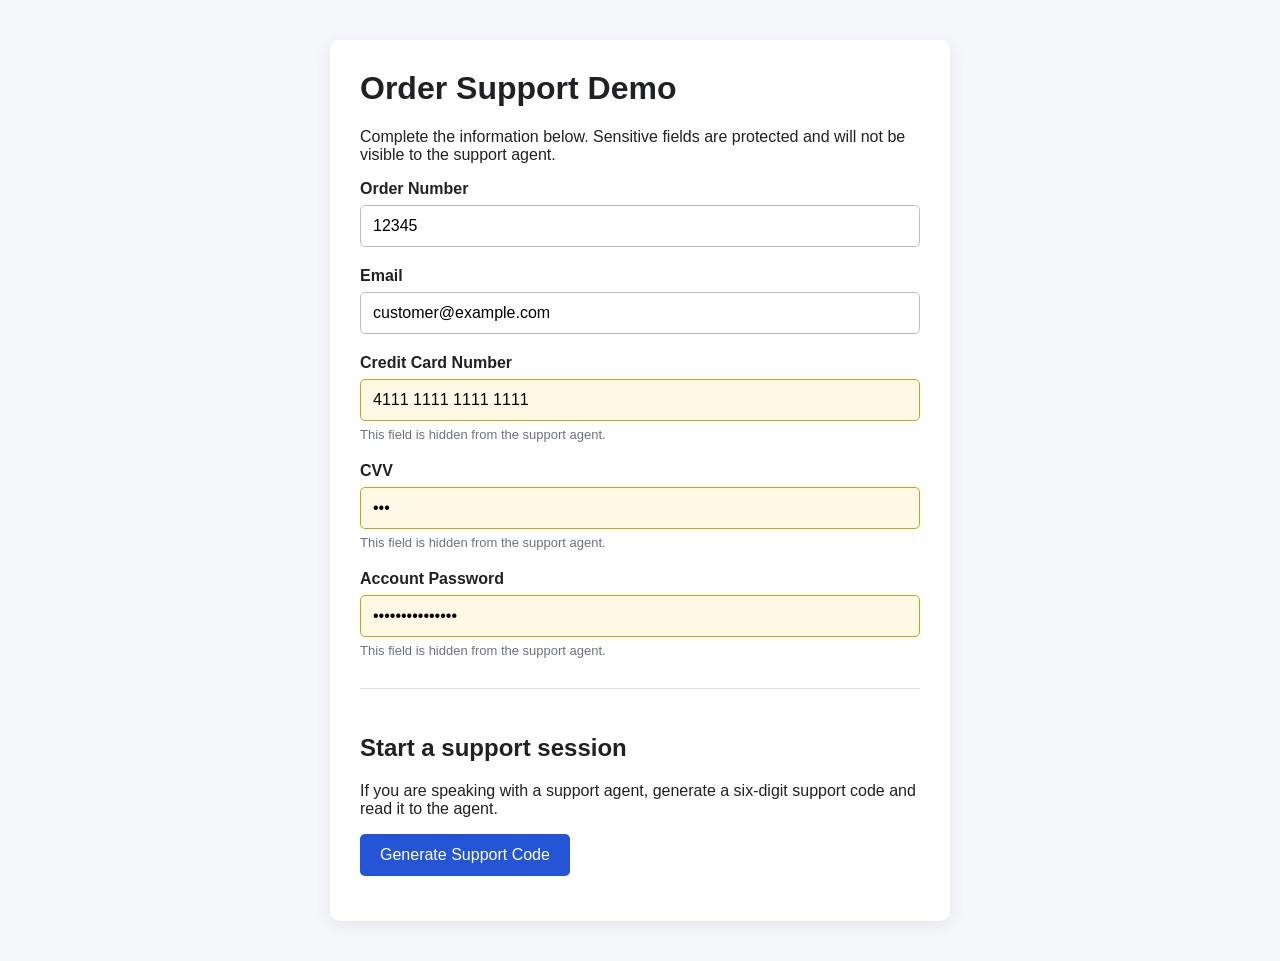
<file: a.html>
<!DOCTYPE html>
<html lang="en">
<head>
  <meta charset="UTF-8">

  <meta
    name="viewport"
    content="width=device-width, initial-scale=1.0"
  >

  <title>Cobrowse Order Support Demo</title>

  <!-- Cobrowse.io Web SDK -->
  <script>
    (function(w, t, c, p, s, e) {
      p = new Promise(function(resolve) {
        w[c] = {
          client: function() {
            if (!s) {
              s = document.createElement(t);
              s.src = "https://js.cobrowse.io/CobrowseIO.js";
              s.async = true;
              s.crossOrigin = "anonymous";

              e = document.getElementsByTagName(t)[0];
              e.parentNode.insertBefore(s, e);

              s.onload = function() {
                resolve(w[c]);
              };
            }

            return p;
          }
        };
      });
    })(window, "script", "CobrowseIO");

    /*
     * 1. 替换为自己的 Cobrowse.io License Key
     */
    CobrowseIO.license = "J02fS0oKSYMg7A";

    /*
     * 2. 配置需要遮挡的字段
     *
     * 所有包含 cobrowse-redacted class 的元素，
     * 在坐席侧都会被遮挡。
     *
     * 必须在 CobrowseIO.start() 之前配置。
     */
    CobrowseIO.redactedViews = [
      ".cobrowse-redacted"
    ];

    /*
     * 3. 加载并启动 Cobrowse SDK
     */
    CobrowseIO.client()
      .then(function() {
        return CobrowseIO.start();
      })
      .then(function() {
        console.log("Cobrowse.io SDK started successfully");
      })
      .catch(function(error) {
        console.error("Failed to start Cobrowse.io SDK", error);
      });
  </script>

  <style>
    * {
      box-sizing: border-box;
    }

    body {
      font-family: Arial, sans-serif;
      background: #f5f7fa;
      margin: 0;
      padding: 40px 20px;
      color: #202124;
    }

    .container {
      max-width: 620px;
      margin: 0 auto;
      padding: 30px;
      background: white;
      border-radius: 10px;
      box-shadow: 0 4px 18px rgba(0, 0, 0, 0.08);
    }

    h1 {
      margin-top: 0;
    }

    .form-field {
      margin-bottom: 20px;
    }

    label {
      display: block;
      margin-bottom: 7px;
      font-weight: bold;
    }

    input {
      width: 100%;
      padding: 11px 12px;
      border: 1px solid #b8bec9;
      border-radius: 5px;
      font-size: 16px;
    }

    input:focus {
      border-color: #2455d6;
      outline: 2px solid rgba(36, 85, 214, 0.15);
    }

    /*
     * 这个样式只用于提醒客户该字段受保护。
     * 它不负责真正的 redaction。
     */
    .cobrowse-redacted {
      background-color: #fff9e6;
      border-color: #d99e00;
    }

    .privacy-message {
      margin-top: 6px;
      color: #6b7280;
      font-size: 13px;
    }

    button {
      padding: 12px 20px;
      background: #2455d6;
      color: white;
      border: 0;
      border-radius: 5px;
      cursor: pointer;
      font-size: 16px;
    }

    button:hover {
      background: #1943b3;
    }

    button:disabled {
      background: #999;
      cursor: wait;
    }

    #support-code {
      display: none;
      margin-top: 24px;
      padding: 20px;
      background: #eef3ff;
      border: 2px solid #2455d6;
      border-radius: 6px;
      font-size: 32px;
      font-weight: bold;
      letter-spacing: 8px;
      text-align: center;
    }

    #status {
      margin-top: 15px;
      color: #555;
    }

    .support-section {
      margin-top: 30px;
      padding-top: 25px;
      border-top: 1px solid #ddd;
    }
  </style>
</head>

<body>

  <main class="container">

    <h1>Order Support Demo</h1>

    <p>
      Complete the information below. Sensitive fields are protected
      and will not be visible to the support agent.
    </p>

    <!-- 坐席可以看到 -->
    <div class="form-field">
      <label for="order-number">Order Number</label>

      <input
        id="order-number"
        name="order-number"
        type="text"
        value="12345"
      >
    </div>

    <!-- 坐席可以看到 -->
    <div class="form-field">
      <label for="email">Email</label>

      <input
        id="email"
        name="email"
        type="email"
        value="customer@example.com"
      >
    </div>

    <!-- 坐席看不到 -->
    <div class="form-field">
      <label for="card-number">Credit Card Number</label>

      <input
        id="card-number"
        name="card-number"
        type="text"
        class="cobrowse-redacted"
        value="4111 1111 1111 1111"
        autocomplete="off"
      >

      <div class="privacy-message">
        This field is hidden from the support agent.
      </div>
    </div>

    <!-- 坐席看不到 -->
    <div class="form-field">
      <label for="cvv">CVV</label>

      <input
        id="cvv"
        name="cvv"
        type="password"
        class="cobrowse-redacted"
        value="123"
        autocomplete="off"
      >

      <div class="privacy-message">
        This field is hidden from the support agent.
      </div>
    </div>

    <!-- 坐席看不到 -->
    <div class="form-field">
      <label for="password">Account Password</label>

      <input
        id="password"
        name="password"
        type="password"
        class="cobrowse-redacted"
        value="DemoPassword123"
        autocomplete="off"
      >

      <div class="privacy-message">
        This field is hidden from the support agent.
      </div>
    </div>

    <section class="support-section">

      <h2>Start a support session</h2>

      <p>
        If you are speaking with a support agent, generate a six-digit
        support code and read it to the agent.
      </p>

      <button id="generate-code" type="button">
        Generate Support Code
      </button>

      <div id="support-code"></div>

      <div id="status"></div>

    </section>

  </main>

  <script>
    const generateButton =
      document.getElementById("generate-code");

    const codeContainer =
      document.getElementById("support-code");

    const statusContainer =
      document.getElementById("status");

    generateButton.addEventListener("click", function() {
      generateButton.disabled = true;

      statusContainer.textContent =
        "Generating support code...";

      codeContainer.style.display = "none";

      /*
       * 生成6位 Cobrowse 支持码
       */
      CobrowseIO.client()
        .then(function() {
          return CobrowseIO.createSessionCode();
        })
        .then(function(code) {
          codeContainer.textContent = code;
          codeContainer.style.display = "block";

          statusContainer.textContent =
            "Please read this code to your support agent.";

          generateButton.disabled = false;
        })
        .catch(function(error) {
          console.error(
            "Unable to generate support code",
            error
          );

          statusContainer.textContent =
            "Unable to generate a support code. Please try again.";

          generateButton.disabled = false;
        });
    });
  </script>

</body>
</html>
</file>
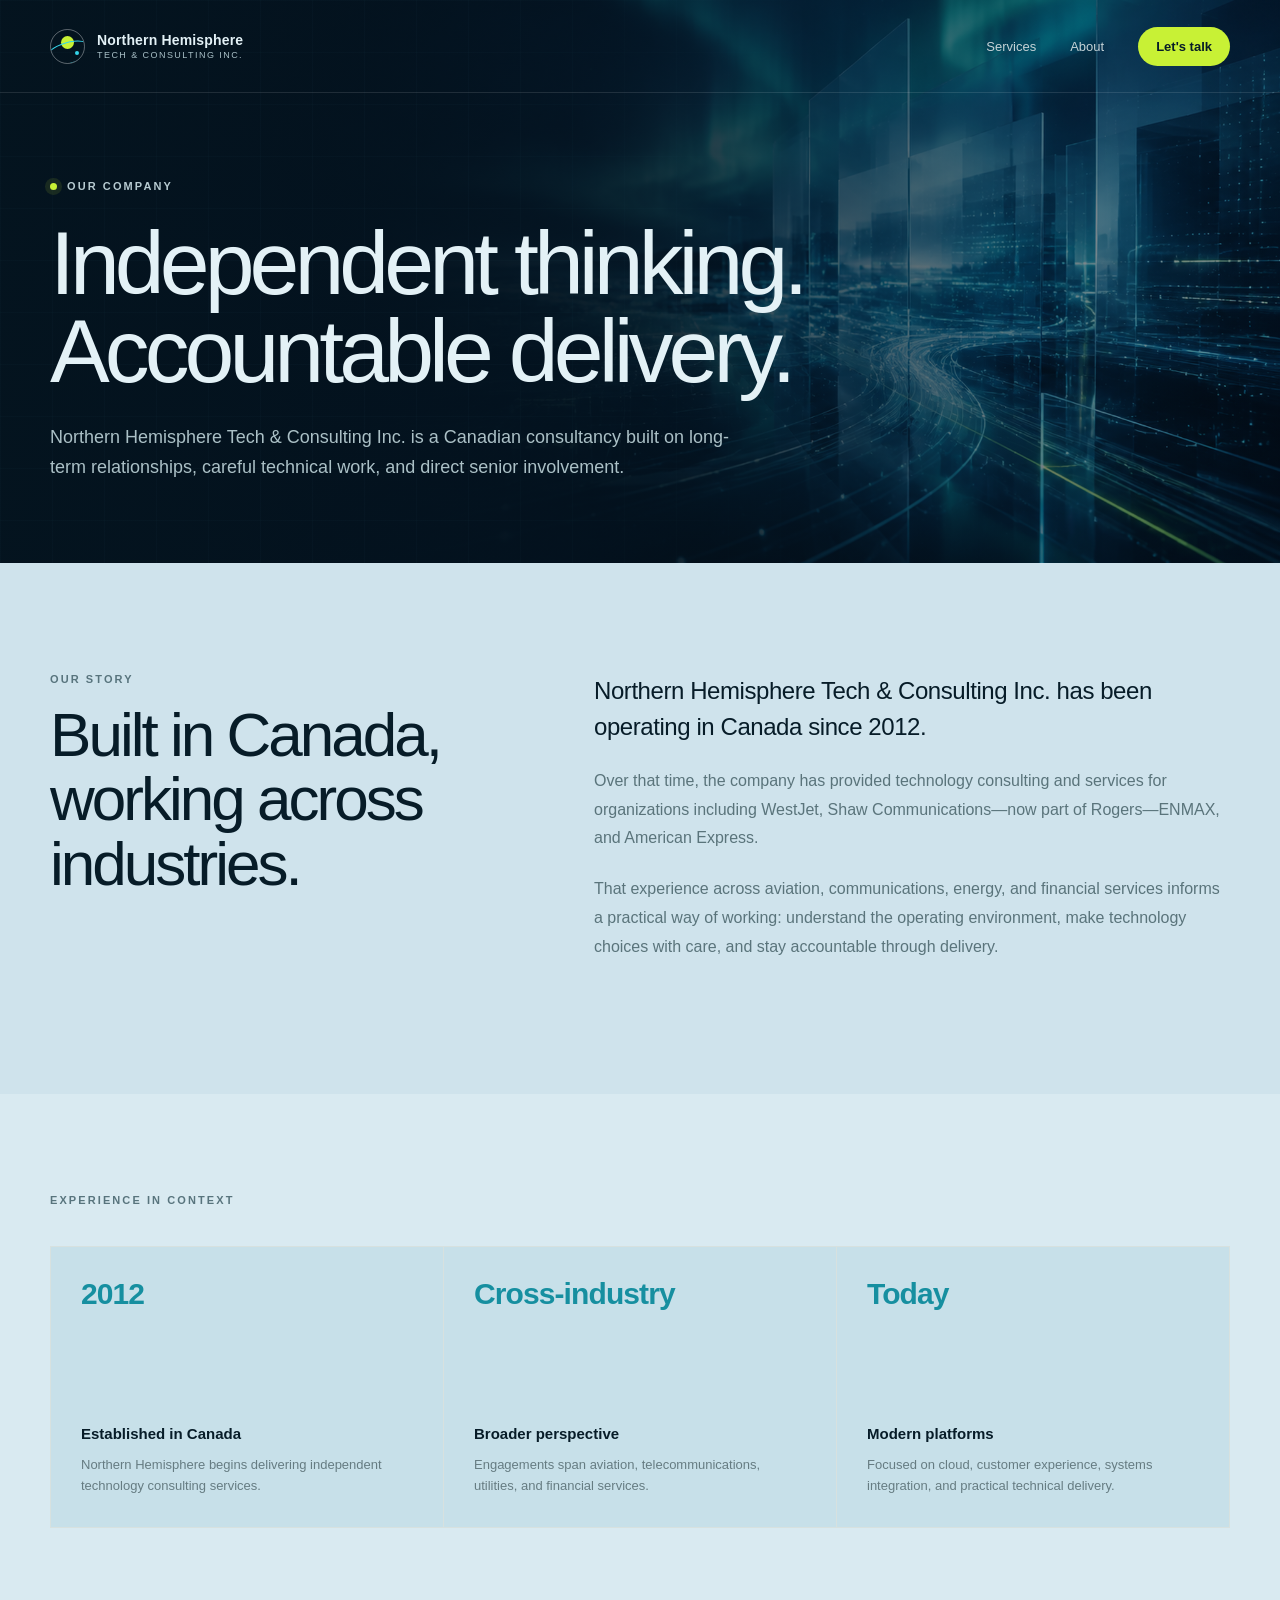
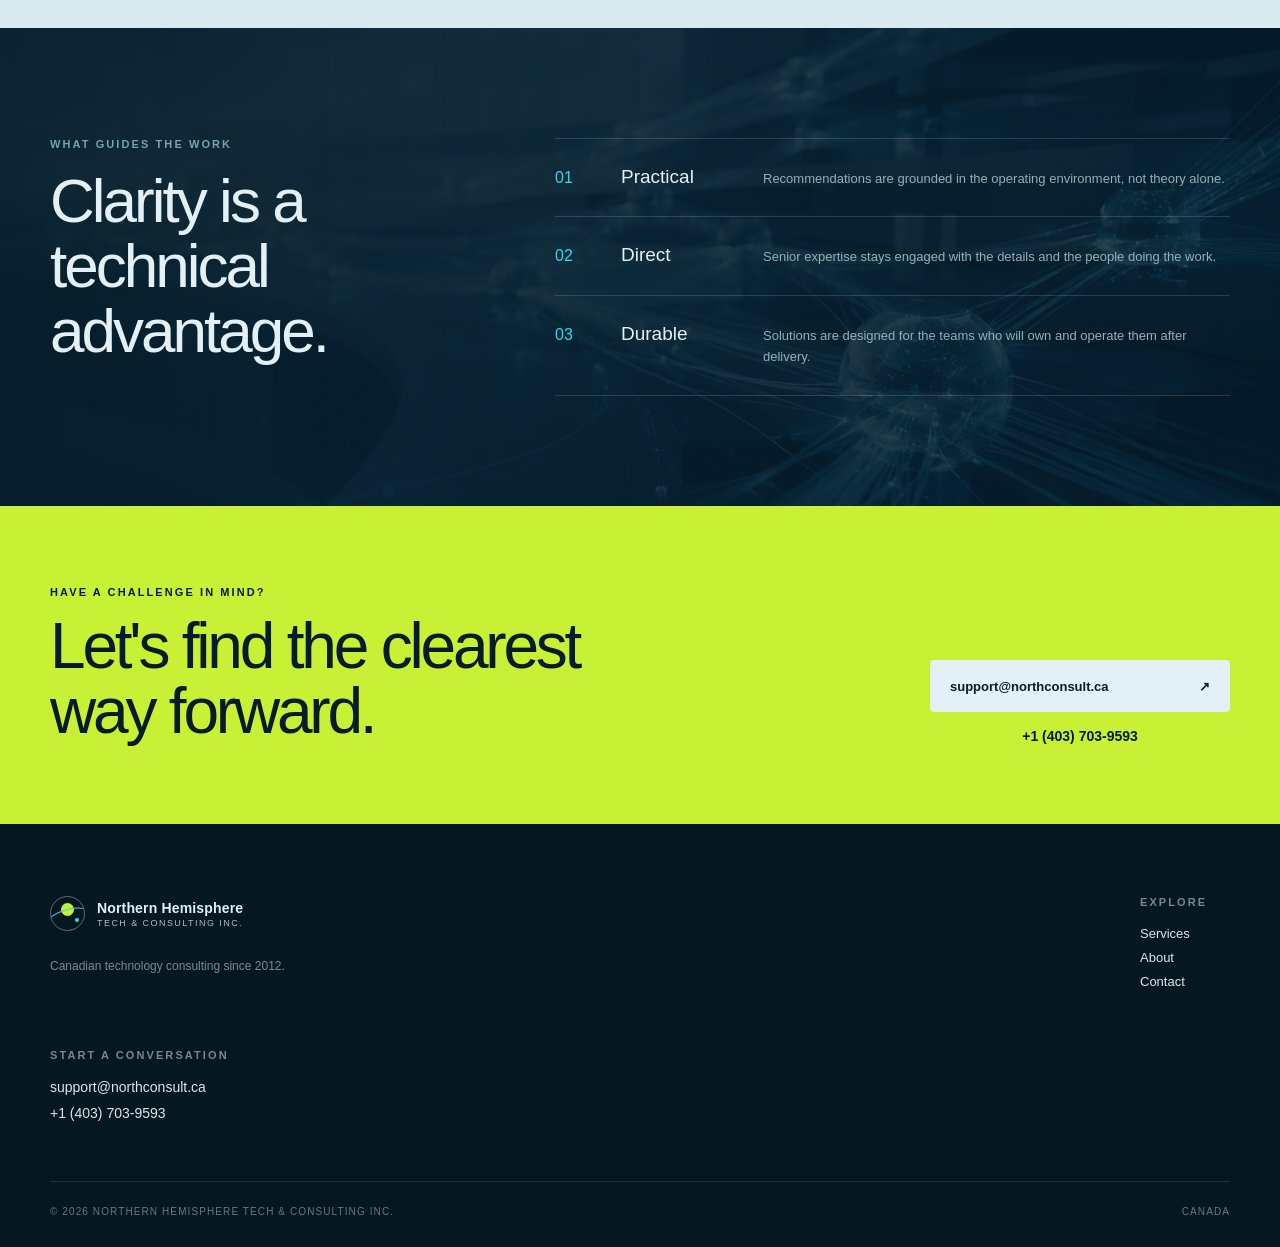
<file: about.html>
<!doctype html>
<html lang="en-CA"><head><meta charset="utf-8"><meta name="viewport" content="width=device-width, initial-scale=1"><meta name="description" content="Learn about Northern Hemisphere Tech &amp; Consulting Inc., a Canadian technology consulting company established in 2012."><meta name="robots" content="index, follow"><link rel="canonical" href="https://northconsult.ca/about.html"><title>About | Northern Hemisphere Tech Consulting</title><link rel="stylesheet" href="styles.css"></head><body>
<main><header class="site-header"><div class="shell header-inner"><a class="brand" href="index.html"><span class="brand-mark" aria-hidden="true"><span class="brand-orbit"></span><span class="brand-dot"></span></span><span class="brand-copy"><strong>Northern Hemisphere</strong><span>Tech &amp; Consulting Inc.</span></span></a><nav class="nav"><a href="services.html">Services</a><a href="about.html">About</a><a class="nav-cta" href="contact.html">Let&apos;s talk</a></nav></div></header>
<section class="page-hero"><div class="grid-field" aria-hidden="true"></div><div class="shell page-hero-inner"><p class="eyebrow"><span class="status-dot"></span> Our company</p><h1>Independent thinking. Accountable delivery.</h1><p>Northern Hemisphere Tech &amp; Consulting Inc. is a Canadian consultancy built on long-term relationships, careful technical work, and direct senior involvement.</p></div></section>
<section class="subpage-section story-section"><div class="shell story-grid"><div><p class="eyebrow">Our story</p><h2>Built in Canada,<br>working across industries.</h2></div><div class="story-copy"><p class="story-lede">Northern Hemisphere Tech &amp; Consulting Inc. has been operating in Canada since 2012.</p><p>Over that time, the company has provided technology consulting and services for organizations including WestJet, Shaw Communications—now part of Rogers—ENMAX, and American Express.</p><p>That experience across aviation, communications, energy, and financial services informs a practical way of working: understand the operating environment, make technology choices with care, and stay accountable through delivery.</p></div></div></section>
<section class="timeline-section"><div class="shell"><p class="eyebrow">Experience in context</p><div class="timeline"><article><strong>2012</strong><span>Established in Canada</span><p>Northern Hemisphere begins delivering independent technology consulting services.</p></article><article><strong>Cross-industry</strong><span>Broader perspective</span><p>Engagements span aviation, telecommunications, utilities, and financial services.</p></article><article><strong>Today</strong><span>Modern platforms</span><p>Focused on cloud, customer experience, systems integration, and practical technical delivery.</p></article></div></div></section>
<section class="values-section"><div class="shell values-grid"><div><p class="eyebrow">What guides the work</p><h2>Clarity is a technical advantage.</h2></div><div class="value-cards"><article><span>01</span><h3>Practical</h3><p>Recommendations are grounded in the operating environment, not theory alone.</p></article><article><span>02</span><h3>Direct</h3><p>Senior expertise stays engaged with the details and the people doing the work.</p></article><article><span>03</span><h3>Durable</h3><p>Solutions are designed for the teams who will own and operate them after delivery.</p></article></div></div></section>
<section class="contact-band"><div class="shell contact-inner"><div><p class="eyebrow">Have a challenge in mind?</p><h2>Let&apos;s find the clearest<br>way forward.</h2></div><div class="contact-actions"><a class="button button-light" href="mailto:support@northconsult.ca?subject=Consulting%20inquiry">support@northconsult.ca <span>↗</span></a><a class="phone-link" href="tel:+14037039593">+1 (403) 703-9593</a></div></div></section></main>
<footer class="footer" data-simple-footer></footer><script src="site.js"></script></body></html>
</file>
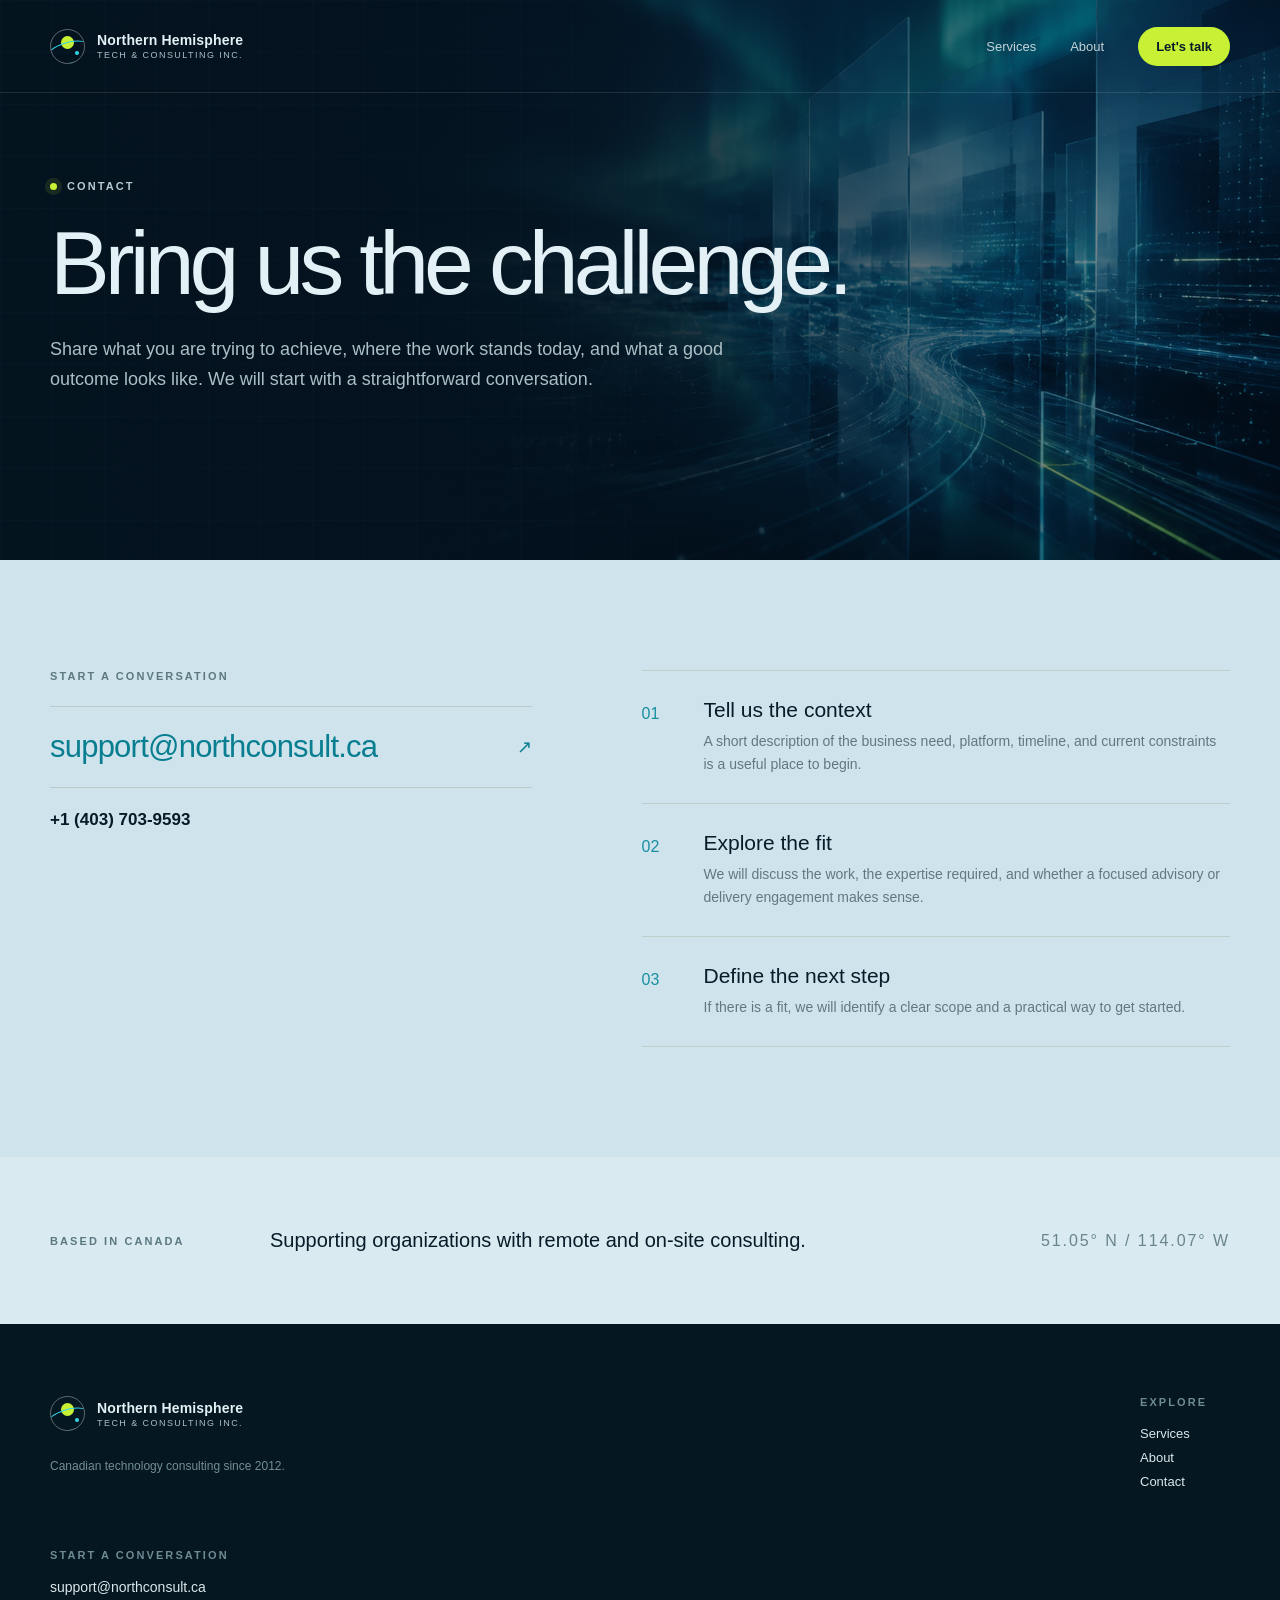
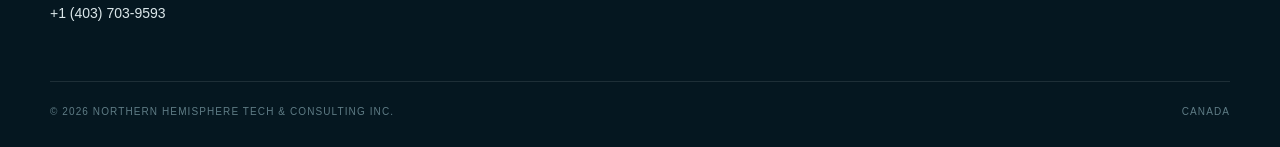
<file: contact.html>
<!doctype html>
<html lang="en-CA"><head><meta charset="utf-8"><meta name="viewport" content="width=device-width, initial-scale=1"><meta name="description" content="Contact Northern Hemisphere Tech &amp; Consulting Inc. in Calgary about your technology initiative."><meta name="robots" content="index, follow"><link rel="canonical" href="https://northconsult.ca/contact.html"><title>Contact | Northern Hemisphere Tech Consulting</title><link rel="stylesheet" href="styles.css"></head><body>
<main><header class="site-header"><div class="shell header-inner"><a class="brand" href="index.html"><span class="brand-mark" aria-hidden="true"><span class="brand-orbit"></span><span class="brand-dot"></span></span><span class="brand-copy"><strong>Northern Hemisphere</strong><span>Tech &amp; Consulting Inc.</span></span></a><nav class="nav"><a href="services.html">Services</a><a href="about.html">About</a><a class="nav-cta" href="contact.html">Let&apos;s talk</a></nav></div></header>
<section class="page-hero"><div class="grid-field" aria-hidden="true"></div><div class="shell page-hero-inner"><p class="eyebrow"><span class="status-dot"></span> Contact</p><h1>Bring us the challenge.</h1><p>Share what you are trying to achieve, where the work stands today, and what a good outcome looks like. We will start with a straightforward conversation.</p></div></section>
<section class="contact-page-section"><div class="shell contact-page-grid"><div class="contact-primary"><p class="eyebrow">Start a conversation</p><a class="contact-email" href="mailto:support@northconsult.ca?subject=Consulting%20inquiry">support@northconsult.ca <span>↗</span></a><a class="contact-phone" href="tel:+14037039593">+1 (403) 703-9593</a></div><div class="contact-details"><article><span>01</span><div><h2>Tell us the context</h2><p>A short description of the business need, platform, timeline, and current constraints is a useful place to begin.</p></div></article><article><span>02</span><div><h2>Explore the fit</h2><p>We will discuss the work, the expertise required, and whether a focused advisory or delivery engagement makes sense.</p></div></article><article><span>03</span><div><h2>Define the next step</h2><p>If there is a fit, we will identify a clear scope and a practical way to get started.</p></div></article></div></div></section>
<section class="contact-location"><div class="shell location-inner"><p class="eyebrow">Based in Canada</p><p>Supporting organizations with remote and on-site consulting.</p><span>51.05° N / 114.07° W</span></div></section></main>
<footer class="footer" data-simple-footer></footer><script src="site.js"></script></body></html>
</file>
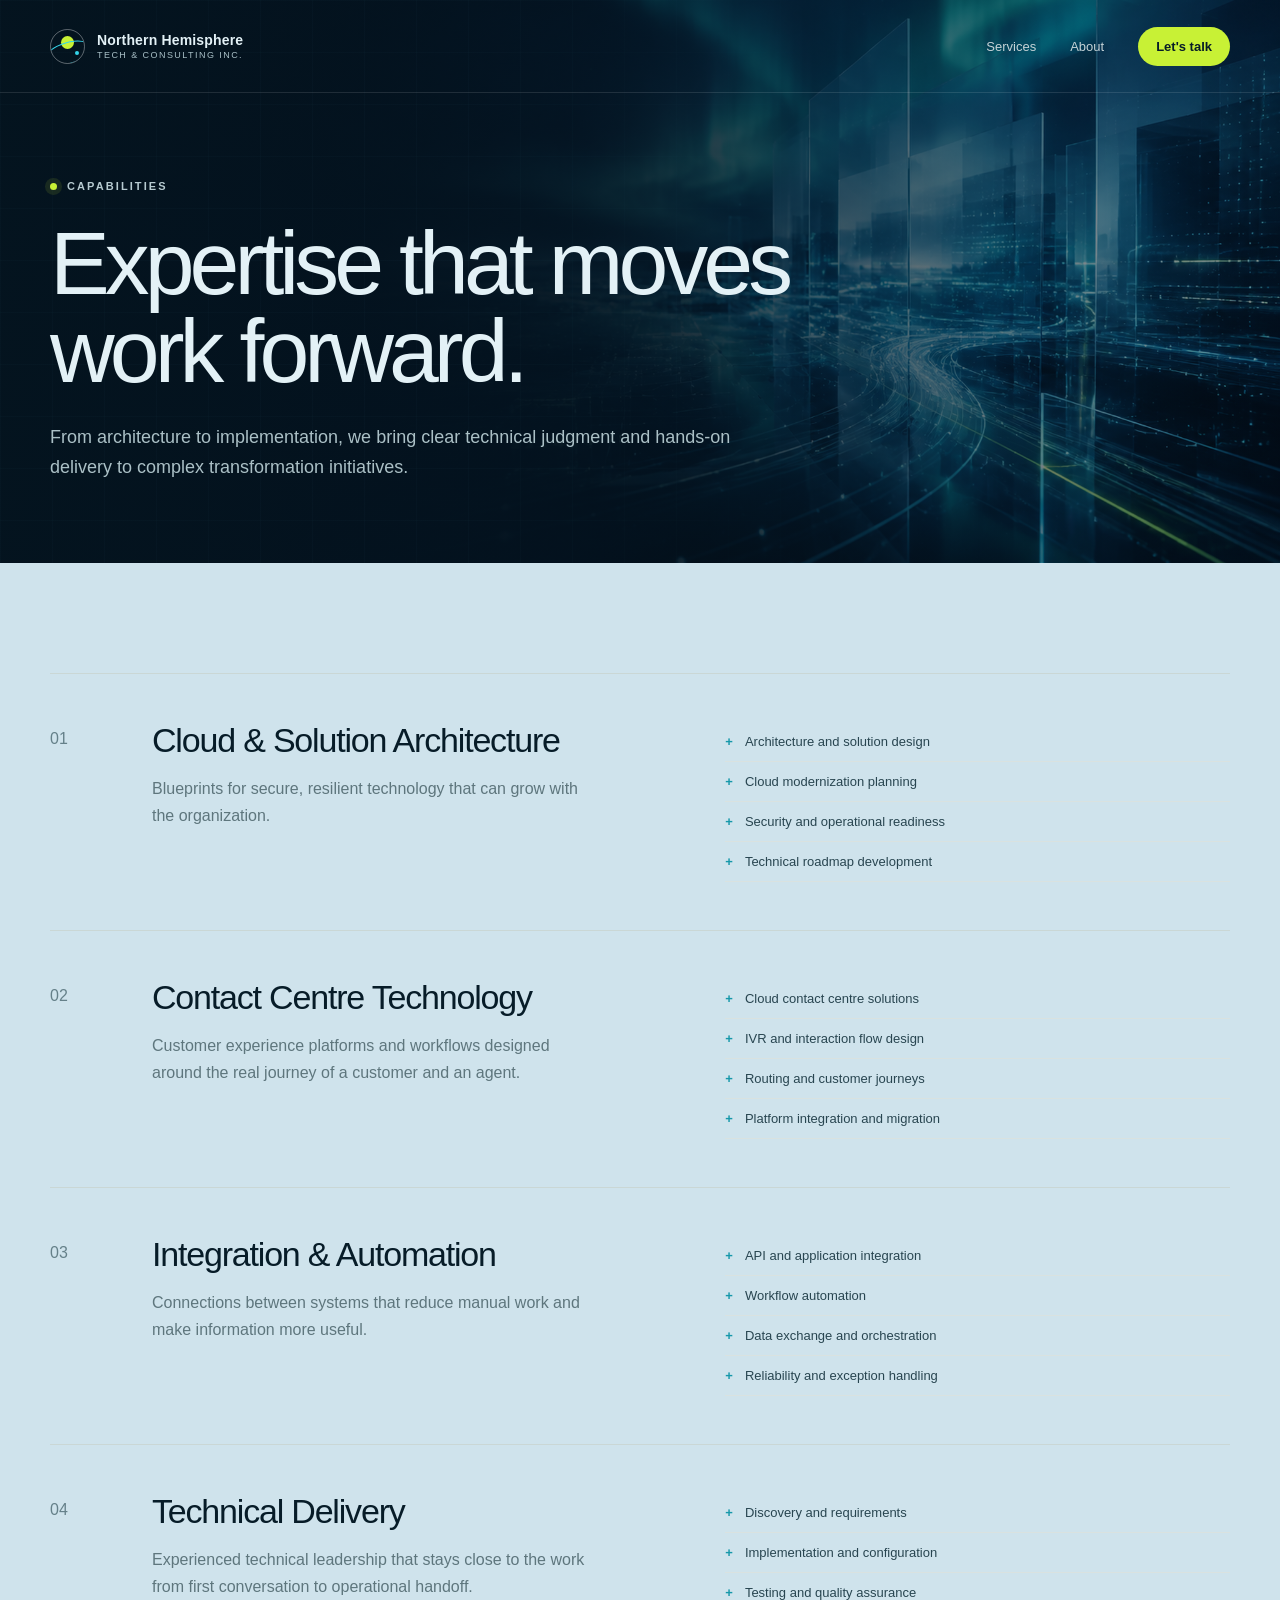
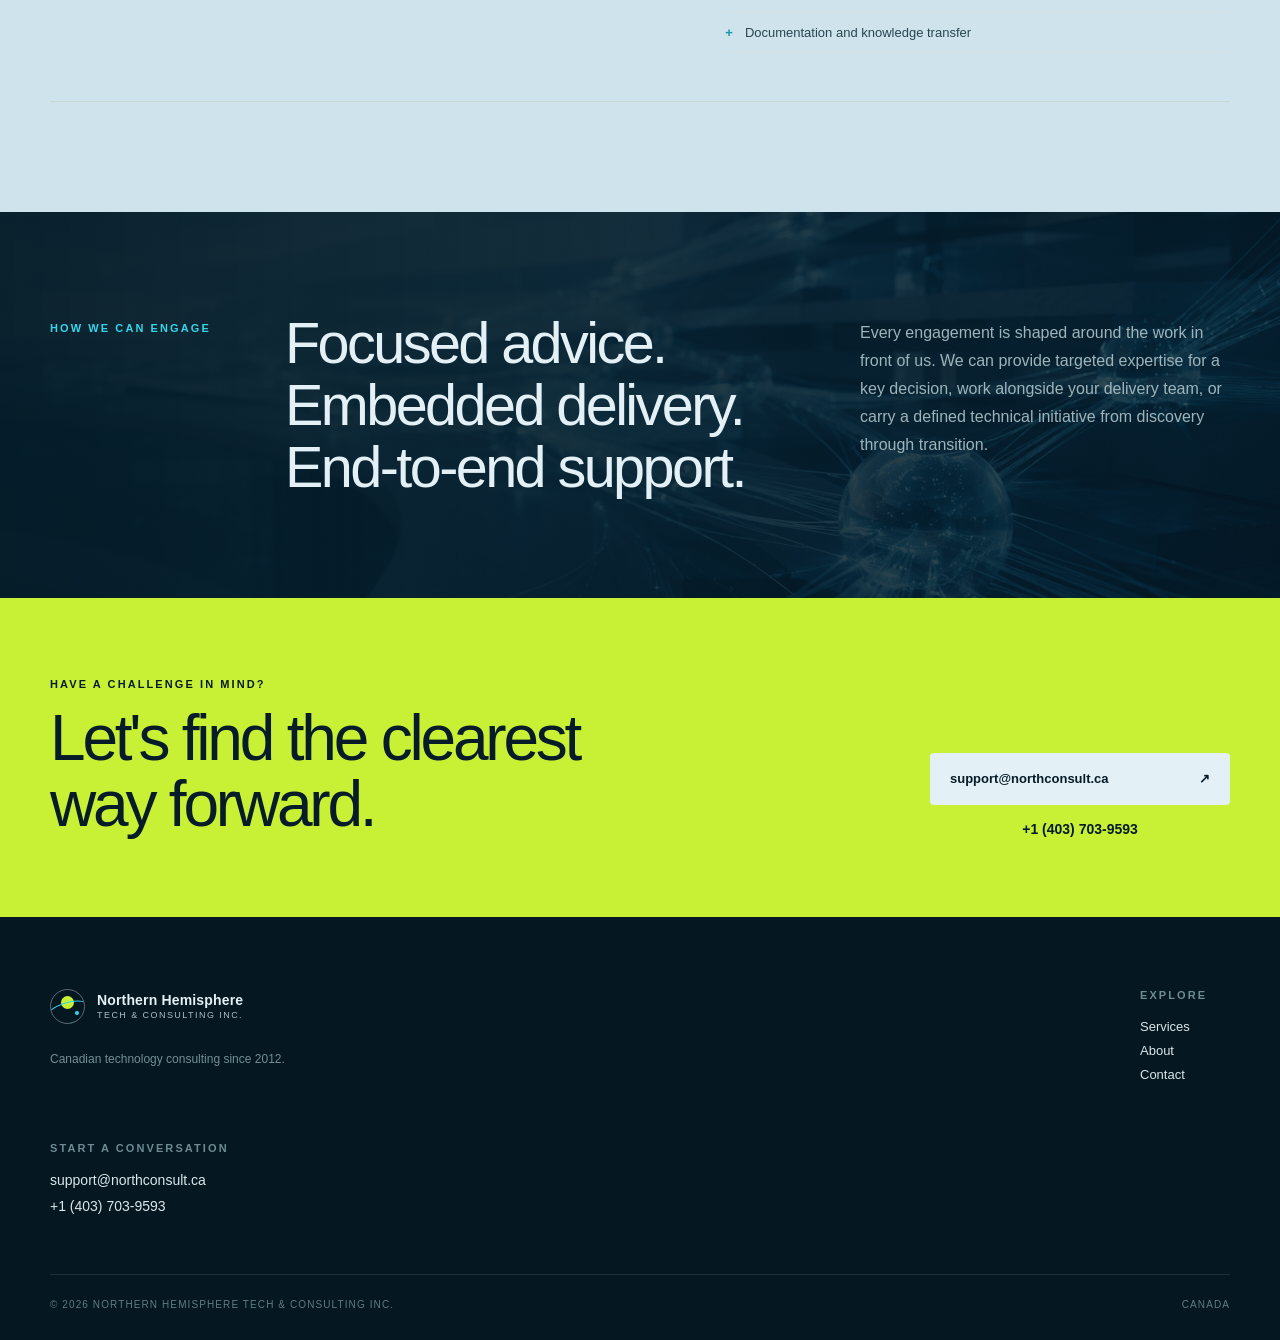
<file: services.html>
<!doctype html>
<html lang="en-CA"><head><meta charset="utf-8"><meta name="viewport" content="width=device-width, initial-scale=1"><meta name="description" content="Cloud, contact centre, integration, automation, and technical delivery consulting services from Northern Hemisphere Tech Consulting."><meta name="robots" content="index, follow"><link rel="canonical" href="https://northconsult.ca/services.html"><title>Services | Northern Hemisphere Tech Consulting</title><link rel="stylesheet" href="styles.css"></head><body>
<main><header class="site-header"><div class="shell header-inner"><a class="brand" href="index.html"><span class="brand-mark" aria-hidden="true"><span class="brand-orbit"></span><span class="brand-dot"></span></span><span class="brand-copy"><strong>Northern Hemisphere</strong><span>Tech &amp; Consulting Inc.</span></span></a><nav class="nav"><a href="services.html">Services</a><a href="about.html">About</a><a class="nav-cta" href="contact.html">Let&apos;s talk</a></nav></div></header>
<section class="page-hero"><div class="grid-field" aria-hidden="true"></div><div class="shell page-hero-inner"><p class="eyebrow"><span class="status-dot"></span> Capabilities</p><h1>Expertise that moves work forward.</h1><p>From architecture to implementation, we bring clear technical judgment and hands-on delivery to complex transformation initiatives.</p></div></section>
<section class="subpage-section"><div class="shell service-list">
<article class="service-row"><span class="service-id">01</span><div class="service-summary"><h2>Cloud &amp; Solution Architecture</h2><p>Blueprints for secure, resilient technology that can grow with the organization.</p></div><ul><li>Architecture and solution design</li><li>Cloud modernization planning</li><li>Security and operational readiness</li><li>Technical roadmap development</li></ul></article>
<article class="service-row"><span class="service-id">02</span><div class="service-summary"><h2>Contact Centre Technology</h2><p>Customer experience platforms and workflows designed around the real journey of a customer and an agent.</p></div><ul><li>Cloud contact centre solutions</li><li>IVR and interaction flow design</li><li>Routing and customer journeys</li><li>Platform integration and migration</li></ul></article>
<article class="service-row"><span class="service-id">03</span><div class="service-summary"><h2>Integration &amp; Automation</h2><p>Connections between systems that reduce manual work and make information more useful.</p></div><ul><li>API and application integration</li><li>Workflow automation</li><li>Data exchange and orchestration</li><li>Reliability and exception handling</li></ul></article>
<article class="service-row"><span class="service-id">04</span><div class="service-summary"><h2>Technical Delivery</h2><p>Experienced technical leadership that stays close to the work from first conversation to operational handoff.</p></div><ul><li>Discovery and requirements</li><li>Implementation and configuration</li><li>Testing and quality assurance</li><li>Documentation and knowledge transfer</li></ul></article>
</div></section><section class="fit-section"><div class="shell fit-grid"><p class="eyebrow">How we can engage</p><h2>Focused advice.<br>Embedded delivery.<br>End-to-end support.</h2><p>Every engagement is shaped around the work in front of us. We can provide targeted expertise for a key decision, work alongside your delivery team, or carry a defined technical initiative from discovery through transition.</p></div></section>
<section class="contact-band"><div class="shell contact-inner"><div><p class="eyebrow">Have a challenge in mind?</p><h2>Let&apos;s find the clearest<br>way forward.</h2></div><div class="contact-actions"><a class="button button-light" href="mailto:support@northconsult.ca?subject=Consulting%20inquiry">support@northconsult.ca <span>↗</span></a><a class="phone-link" href="tel:+14037039593">+1 (403) 703-9593</a></div></div></section></main>
<footer class="footer" data-simple-footer></footer><script src="site.js"></script></body></html>
</file>
<file: styles.css>
:root {
  --ink: #071c28;
  --ink-soft: #153441;
  --paper: #cfe3ec;
  --ice: #e3f1f6;
  --card-blue: #bed9e4;
  --white: #e3f1f6;
  --cyan: #35d5ea;
  --lime: #c8f135;
  --line: rgba(117, 155, 168, 0.24);
  --muted: #9bb2ba;
}

* { box-sizing: border-box; }
html { scroll-behavior: smooth; }
body {
  margin: 0;
  background: var(--ink);
  color: var(--ink);
  font-family: Arial, Helvetica, sans-serif;
  -webkit-font-smoothing: antialiased;
}
a { color: inherit; text-decoration: none; }
.shell { width: min(1180px, calc(100% - 48px)); margin: 0 auto; }

.site-header {
  position: absolute;
  inset: 0 0 auto;
  z-index: 20;
  border-bottom: 1px solid rgba(255,255,255,.11);
}
.header-inner { height: 92px; display: flex; align-items: center; justify-content: space-between; gap: 28px; }
.brand { display: inline-flex; align-items: center; gap: 12px; color: var(--ice); }
.brand-mark { width: 35px; height: 35px; position: relative; flex: 0 0 auto; border: 1px solid rgba(255,255,255,.35); border-radius: 50%; overflow: hidden; }
.brand-mark::after { content: ""; position: absolute; width: 45px; height: 20px; border: 1px solid var(--cyan); border-radius: 50%; left: -6px; top: 12px; transform: rotate(-16deg); }
.brand-orbit { position: absolute; width: 13px; height: 13px; background: var(--lime); border-radius: 50%; left: 10px; top: 6px; }
.brand-dot { position: absolute; width: 4px; height: 4px; background: var(--cyan); border-radius: 50%; right: 5px; bottom: 8px; }
.brand-copy { display: flex; flex-direction: column; gap: 2px; letter-spacing: .01em; }
.brand-copy strong { font-size: 14px; font-weight: 700; }
.brand-copy span { font-size: 9px; color: #a9c0c7; text-transform: uppercase; letter-spacing: .16em; }
.nav { display: flex; align-items: center; gap: 34px; color: #c5d3d7; font-size: 13px; }
.nav a { transition: color .2s ease; }
.nav a:hover, .nav a:focus-visible { color: var(--ice); }
.nav-cta { color: var(--ink) !important; background: var(--lime); padding: 12px 18px; border-radius: 999px; font-weight: 700; }

.hero { min-height: 850px; color: var(--ice); background-image: linear-gradient(90deg, rgba(4,20,31,.98) 0%, rgba(4,20,31,.88) 39%, rgba(4,20,31,.28) 68%, rgba(4,20,31,.16) 100%), linear-gradient(0deg, rgba(4,20,31,.72) 0%, transparent 38%), url('/images/hero-tech-bg.png'); background-size: cover; background-position: center; position: relative; overflow: hidden; }
.hero::after { content: ""; position: absolute; inset: 0; background: radial-gradient(circle at 77% 28%, rgba(37,218,234,.15), transparent 28%); pointer-events: none; }
.grid-field { position: absolute; inset: 0; opacity: .18; background-image: linear-gradient(rgba(91,173,191,.14) 1px, transparent 1px), linear-gradient(90deg, rgba(91,173,191,.14) 1px, transparent 1px); background-size: 52px 52px; mask-image: linear-gradient(to right, black 0%, black 38%, transparent 70%); }
.hero-grid { min-height: 850px; padding-top: 160px; padding-bottom: 160px; display: flex; align-items: center; position: relative; z-index: 2; }
.hero-copy { width: min(720px, 68%); }
.eyebrow { margin: 0; text-transform: uppercase; letter-spacing: .19em; font-size: 11px; font-weight: 700; }
.hero .eyebrow { color: #b7cbd1; display: flex; align-items: center; gap: 10px; }
.status-dot { width: 7px; height: 7px; background: var(--lime); border-radius: 50%; box-shadow: 0 0 0 5px rgba(200,241,53,.1); }
.hero h1 { margin: 26px 0 24px; font-size: clamp(58px, 6.1vw, 88px); line-height: .97; letter-spacing: -.055em; font-weight: 500; }
.hero h1 span { color: var(--cyan); }
.hero-lede { max-width: 650px; margin: 0; color: #b6c9cf; font-size: 18px; line-height: 1.68; }
.hero-actions { display: flex; flex-wrap: wrap; gap: 12px; margin-top: 40px; }
.button { min-height: 52px; display: inline-flex; align-items: center; justify-content: space-between; gap: 30px; border-radius: 4px; padding: 0 20px; font-size: 13px; font-weight: 700; transition: transform .2s ease, background .2s ease; }
.button:hover { transform: translateY(-2px); }
.button-primary { color: var(--ink); background: var(--lime); }
.button-primary:hover { background: #d5ff3d; }
.button-quiet { border: 1px solid rgba(227,241,246,.3); color: var(--ice); background: rgba(7,28,40,.18); backdrop-filter: blur(10px); }
.button-quiet:hover { background: rgba(255,255,255,.08); }
.hero-proof { position: absolute; right: 0; bottom: 62px; display: grid; grid-template-columns: repeat(3, 1fr); width: min(540px, 50%); border: 1px solid rgba(202,230,239,.22); background: rgba(4,22,32,.55); backdrop-filter: blur(16px); }
.hero-proof div { padding: 18px 20px; border-right: 1px solid rgba(202,230,239,.18); }
.hero-proof div:last-child { border-right: 0; }
.hero-proof strong, .hero-proof span { display: block; }
.hero-proof strong { color: var(--ice); font-size: 18px; letter-spacing: -.02em; }
.hero-proof span { color: #91aeb7; margin-top: 5px; font-size: 9px; line-height: 1.4; text-transform: uppercase; letter-spacing: .12em; }

.logo-section { padding: 86px 0 58px; overflow: hidden; background: linear-gradient(145deg, #c1dde8 0%, #d7eaf1 100%); }
.logo-section-heading { display: grid; grid-template-columns: 190px 1fr 390px; gap: 48px; align-items: end; }
.logo-section-heading .eyebrow { color: #426a79; padding-bottom: 8px; }
.logo-section-heading h2 { margin: 0; max-width: 520px; color: var(--ink); font-size: clamp(36px, 4.2vw, 56px); line-height: 1.02; letter-spacing: -.045em; font-weight: 500; }
.logo-section-heading > p:last-child { margin: 0 0 5px; color: #476a76; font-size: 14px; line-height: 1.68; }
.logo-marquee { margin-top: 46px; overflow: hidden; mask-image: linear-gradient(90deg, transparent, black 7%, black 93%, transparent); }
.logo-track { display: flex; width: max-content; animation: logo-scroll 28s linear infinite; }
.logo-marquee:hover .logo-track, .logo-marquee:focus-within .logo-track { animation-play-state: paused; }
.logo-group { display: flex; gap: 18px; padding-right: 18px; }
.client-logo-card { width: 255px; height: 126px; flex: 0 0 auto; position: relative; display: flex; align-items: center; justify-content: center; padding: 27px 35px; border: 1px solid rgba(46,93,108,.22); background: rgba(231,244,248,.66); box-shadow: 0 16px 36px rgba(31,77,92,.08); }
.client-logo-card img { display: block; max-width: 100%; max-height: 66px; object-fit: contain; }
.client-logo-card .logo-westjet { max-height: 52px; }
.client-logo-card .logo-enmax { max-height: 70px; }
.client-logo-card .logo-amex { width: 74px; height: 74px; }
.shaw-rogers-card { gap: 15px; padding: 25px 24px 35px; }
.shaw-rogers-card .logo-shaw { width: 70px; max-height: 52px; }
.shaw-rogers-card .logo-rogers { width: 92px; max-height: 38px; }
.shaw-rogers-card > span { width: 1px; height: 36px; background: rgba(32,74,88,.24); }
.shaw-rogers-card small { position: absolute; left: 0; right: 0; bottom: 11px; color: #537581; text-align: center; font-size: 8px; text-transform: uppercase; letter-spacing: .11em; }
.logo-disclaimer { margin-top: 24px; color: #6d8992; font-size: 9px; letter-spacing: .04em; }
@keyframes logo-scroll { to { transform: translateX(-50%); } }

.section { padding: 120px 0; }
.services { background: var(--paper); }
.section-heading { display: grid; grid-template-columns: 1fr 390px; gap: 80px; align-items: end; }
.section-heading .eyebrow, .approach .eyebrow { color: #54727c; }
.section-heading h2, .approach h2 { margin: 16px 0 0; font-size: clamp(42px, 5vw, 66px); line-height: 1.04; letter-spacing: -.048em; font-weight: 500; }
.section-heading > p { margin: 0 0 5px; color: #55717a; line-height: 1.75; font-size: 16px; }
.capability-grid { display: grid; grid-template-columns: repeat(3, 1fr); gap: 16px; margin-top: 64px; }
.capability-card { min-height: 340px; padding: 28px; background: var(--card-blue); border: 1px solid #a9cad7; display: flex; flex-direction: column; transition: transform .25s ease, border-color .25s ease, box-shadow .25s ease; }
.capability-card:hover { transform: translateY(-6px); border-color: #a9c3c5; box-shadow: 0 18px 40px rgba(13,52,64,.08); }
.card-topline { display: flex; justify-content: space-between; color: #66828a; font: 11px/1 var(--font-geist-mono), monospace; }
.card-arrow { width: 34px; height: 34px; border: 1px solid #cfdad9; border-radius: 50%; display: grid; place-items: center; color: var(--ink); font-size: 15px; }
.capability-card h3 { margin: auto 0 18px; max-width: 240px; font-size: 28px; letter-spacing: -.035em; line-height: 1.08; }
.capability-card p { margin: 0; color: #657a80; line-height: 1.68; font-size: 14px; }

.approach { color: var(--ice); background-image: linear-gradient(90deg, rgba(5,26,38,.95), rgba(5,26,38,.78) 48%, rgba(5,26,38,.82)), url('/images/section-tech-bg.png'); background-size: cover; background-position: center; }
.approach-grid { display: grid; grid-template-columns: .88fr 1.12fr; gap: 100px; }
.approach-copy > p:not(.eyebrow) { color: #9fb7bf; line-height: 1.75; max-width: 480px; margin: 28px 0; }
.text-link { color: var(--lime); display: inline-flex; gap: 22px; align-items: center; font-weight: 700; font-size: 13px; border-bottom: 1px solid rgba(200,241,53,.4); padding-bottom: 7px; }
.principles { border-top: 1px solid rgba(255,255,255,.14); }
.principles article { display: grid; grid-template-columns: 50px 1fr; gap: 18px; padding: 27px 0; border-bottom: 1px solid rgba(255,255,255,.14); }
.principles article > span { color: var(--cyan); font: 11px/1 var(--font-geist-mono), monospace; padding-top: 7px; }
.principles h3 { margin: 0 0 8px; font-size: 21px; font-weight: 500; }
.principles p { margin: 0; color: #94adb5; line-height: 1.65; font-size: 14px; }

.contact-band { background: var(--lime); color: var(--ink); padding: 80px 0; }
.contact-inner { display: grid; grid-template-columns: 1fr auto; align-items: end; gap: 60px; }
.contact-inner h2 { font-size: clamp(40px, 5vw, 66px); line-height: 1.02; letter-spacing: -.05em; font-weight: 500; margin: 16px 0 0; }
.contact-actions { display: flex; flex-direction: column; align-items: stretch; gap: 16px; min-width: 300px; }
.button-light { background: var(--ice); color: var(--ink); }
.phone-link { text-align: center; font-size: 14px; font-weight: 700; }

.footer { background: #051720; color: var(--ice); padding: 72px 0 30px; }
.footer-grid { display: grid; grid-template-columns: 1fr auto; gap: 60px; }
.footer-note { color: #728e97; font-size: 12px; margin: 24px 0 0; }
.footer-contact { display: flex; flex-direction: column; align-items: flex-start; gap: 10px; min-width: 270px; }
.footer-links { display: flex; flex-direction: column; gap: 9px; min-width: 90px; }
.footer-links .eyebrow { color: #6e8b94; margin-bottom: 9px; }
.footer-links a { color: #dbe7ea; font-size: 13px; }
.footer-links a:hover { color: var(--cyan); }
.footer-contact .eyebrow { color: #6e8b94; margin-bottom: 8px; }
.footer-contact a { color: #dbe7ea; font-size: 14px; }
.footer-contact a:hover { color: var(--cyan); }
.footer-bottom { border-top: 1px solid rgba(255,255,255,.1); margin-top: 60px; padding-top: 24px; display: flex; justify-content: space-between; color: #5f7c85; font-size: 10px; text-transform: uppercase; letter-spacing: .11em; }

.page-hero { min-height: 560px; position: relative; overflow: hidden; color: var(--ice); background-image: linear-gradient(90deg, rgba(4,20,31,.96), rgba(4,20,31,.68) 60%, rgba(4,20,31,.42)), url('/images/hero-tech-bg.png'); background-size: cover; background-position: center; }
.page-hero-inner { min-height: 560px; padding-top: 180px; padding-bottom: 80px; position: relative; z-index: 2; }
.page-hero .eyebrow { color: #b7cbd1; display: flex; align-items: center; gap: 10px; }
.page-hero h1 { max-width: 900px; margin: 28px 0 26px; font-size: clamp(58px, 7vw, 92px); line-height: .98; letter-spacing: -.055em; font-weight: 500; }
.page-hero-inner > p:last-child { max-width: 700px; margin: 0; color: #abc0c6; line-height: 1.7; font-size: 18px; }
.subpage-section { padding: 110px 0; background: var(--paper); }
.service-list { border-top: 1px solid #cad7d5; }
.service-row { display: grid; grid-template-columns: 60px 1fr .95fr; gap: 42px; padding: 48px 0; border-bottom: 1px solid #cad7d5; }
.service-id { color: #658089; font: 11px/1 var(--font-geist-mono), monospace; padding-top: 8px; }
.service-summary h2 { margin: 0 0 16px; font-size: 34px; line-height: 1.1; letter-spacing: -.035em; font-weight: 500; }
.service-summary p { margin: 0; max-width: 450px; color: #5e767d; line-height: 1.7; }
.service-row ul { margin: 0; padding: 0; list-style: none; }
.service-row li { padding: 12px 0; border-bottom: 1px solid #d9e2e0; color: #284550; font-size: 13px; }
.service-row li::before { content: "+"; color: #1698aa; font-weight: 700; margin-right: 12px; }
.fit-section { background-image: linear-gradient(90deg, rgba(5,28,40,.96), rgba(5,28,40,.78)), url('/images/section-tech-bg.png'); background-size: cover; background-position: center; color: var(--ice); padding: 100px 0; }
.fit-grid { display: grid; grid-template-columns: 180px 1fr 370px; gap: 55px; align-items: start; }
.fit-grid .eyebrow { color: var(--cyan); padding-top: 10px; }
.fit-grid h2 { margin: 0; font-size: clamp(38px, 4.5vw, 58px); line-height: 1.08; letter-spacing: -.045em; font-weight: 500; }
.fit-grid > p:last-child { margin: 7px 0 0; color: #9eb4bb; line-height: 1.75; }
.story-grid { display: grid; grid-template-columns: .8fr 1.2fr; gap: 120px; }
.story-grid .eyebrow, .timeline-section .eyebrow, .values-section .eyebrow { color: #58747d; }
.story-grid h2 { margin: 18px 0 0; font-size: clamp(42px, 5vw, 62px); line-height: 1.04; letter-spacing: -.048em; font-weight: 500; }
.story-copy p { color: #5a747b; line-height: 1.8; margin: 0 0 22px; }
.story-copy .story-lede { color: var(--ink); font-size: 24px; line-height: 1.5; letter-spacing: -.018em; }
.timeline-section { padding: 100px 0; background: #d9eaf1; }
.timeline { display: grid; grid-template-columns: repeat(3, 1fr); gap: 1px; background: #d7e1df; margin-top: 40px; border: 1px solid #d7e1df; }
.timeline article { min-height: 280px; padding: 30px; background: #c7e0e9; display: flex; flex-direction: column; }
.timeline strong { color: #168fa0; font-size: 30px; letter-spacing: -.03em; }
.timeline span { margin-top: auto; font-weight: 700; font-size: 15px; }
.timeline p { margin: 12px 0 0; color: #667c82; font-size: 13px; line-height: 1.65; }
.values-section { padding: 110px 0; background-image: linear-gradient(90deg, rgba(6,29,42,.95), rgba(6,29,42,.82)), url('/images/section-tech-bg.png'); background-size: cover; background-position: center; color: var(--ice); }
.values-grid { display: grid; grid-template-columns: .75fr 1.25fr; gap: 100px; }
.values-section .eyebrow { color: #79a2ad; }
.values-section h2 { margin: 18px 0 0; font-size: clamp(42px, 5vw, 62px); line-height: 1.05; letter-spacing: -.048em; font-weight: 500; }
.value-cards { border-top: 1px solid rgba(255,255,255,.14); }
.value-cards article { display: grid; grid-template-columns: 44px 120px 1fr; gap: 22px; align-items: baseline; padding: 27px 0; border-bottom: 1px solid rgba(255,255,255,.14); }
.value-cards span { color: var(--cyan); font: 10px/1 var(--font-geist-mono), monospace; }
.value-cards h3 { margin: 0; font-size: 19px; font-weight: 500; }
.value-cards p { margin: 0; color: #95afb6; line-height: 1.6; font-size: 13px; }
.contact-page-section { padding: 110px 0; background: var(--paper); }
.contact-page-grid { display: grid; grid-template-columns: .9fr 1.1fr; gap: 110px; }
.contact-primary .eyebrow { color: #5d7880; margin-bottom: 24px; }
.contact-email { display: flex; align-items: center; justify-content: space-between; gap: 25px; width: 100%; padding: 22px 0; border-top: 1px solid #b9cac8; border-bottom: 1px solid #b9cac8; color: #087e90; font-size: clamp(21px, 2.5vw, 31px); letter-spacing: -.025em; }
.contact-email span { font-size: 18px; }
.contact-phone { display: inline-block; margin-top: 22px; font-size: 17px; font-weight: 700; }
.contact-details { border-top: 1px solid #bdcecc; }
.contact-details article { display: grid; grid-template-columns: 44px 1fr; gap: 18px; padding: 27px 0; border-bottom: 1px solid #bdcecc; }
.contact-details article > span { color: #168fa0; font: 10px/1 var(--font-geist-mono), monospace; padding-top: 7px; }
.contact-details h2 { margin: 0 0 8px; font-size: 21px; font-weight: 500; }
.contact-details p { margin: 0; color: #62787f; line-height: 1.65; font-size: 14px; }
.contact-location { padding: 72px 0; background: #d9eaf1; }
.location-inner { display: grid; grid-template-columns: 180px 1fr auto; gap: 40px; align-items: center; }
.location-inner .eyebrow { color: #5c7880; }
.location-inner > p:nth-child(2) { font-size: 20px; margin: 0; }
.location-inner span { color: #6a858d; font: 10px/1 var(--font-geist-mono), monospace; letter-spacing: .12em; }

@media (max-width: 900px) {
  .nav { gap: 18px; }
  .nav > a:not(.nav-cta) { display: none; }
  .hero-grid { padding-top: 145px; padding-bottom: 165px; }
  .hero-copy { width: min(720px, 82%); }
  .hero-proof { left: 0; right: auto; bottom: 48px; width: min(620px, 100%); }
  .logo-section-heading { grid-template-columns: 1fr; gap: 16px; }
  .logo-section-heading .eyebrow { padding-bottom: 0; }
  .section-heading, .approach-grid, .fit-grid, .story-grid, .values-grid, .contact-page-grid { grid-template-columns: 1fr; gap: 38px; }
  .capability-grid { grid-template-columns: 1fr; }
  .capability-card { min-height: 260px; }
  .service-row { grid-template-columns: 48px 1fr; }
  .service-row ul { grid-column: 2; }
  .timeline { grid-template-columns: 1fr; }
  .location-inner { grid-template-columns: 1fr; gap: 15px; }
}

@media (max-width: 620px) {
  .shell { width: min(100% - 30px, 1180px); }
  .header-inner { height: 78px; }
  .brand-copy strong { font-size: 12px; }
  .brand-copy span { font-size: 8px; }
  .nav-cta { padding: 10px 13px; font-size: 11px; }
  .hero { min-height: 790px; background-position: 61% center; }
  .hero-grid { min-height: 790px; padding-top: 125px; padding-bottom: 190px; }
  .hero-copy { width: 100%; }
  .hero h1 { font-size: 51px; }
  .hero-lede { font-size: 16px; }
  .hero-actions { flex-direction: column; }
  .button { width: 100%; }
  .hero-proof { grid-template-columns: 1fr; bottom: 22px; }
  .hero-proof div { padding: 10px 14px; border-right: 0; border-bottom: 1px solid rgba(202,230,239,.15); }
  .hero-proof div:last-child { border-bottom: 0; }
  .hero-proof strong { display: inline; margin-right: 9px; font-size: 14px; }
  .hero-proof span { display: inline; font-size: 8px; }
  .logo-section { padding-top: 70px; }
  .client-logo-card { width: 215px; height: 112px; }
  .section { padding: 84px 0; }
  .section-heading h2, .approach h2 { font-size: 42px; }
  .capability-grid { margin-top: 42px; }
  .contact-inner, .footer-grid { grid-template-columns: 1fr; }
  .contact-actions { min-width: 0; }
  .footer-contact { min-width: 0; }
  .footer-bottom { align-items: flex-start; flex-direction: column; gap: 12px; }
  .page-hero, .page-hero-inner { min-height: 520px; }
  .page-hero-inner { padding-top: 145px; }
  .page-hero h1 { font-size: 52px; }
  .subpage-section, .contact-page-section { padding: 78px 0; }
  .service-row { grid-template-columns: 1fr; gap: 18px; padding: 36px 0; }
  .service-row ul { grid-column: 1; }
  .value-cards article { grid-template-columns: 34px 1fr; }
  .value-cards p { grid-column: 2; }
}

@media (prefers-reduced-motion: reduce) {
  html { scroll-behavior: auto; }
  *, *::before, *::after { animation-duration: .01ms !important; animation-iteration-count: 1 !important; transition-duration: .01ms !important; }
  .logo-marquee { overflow-x: auto; mask-image: none; }
  .logo-track { animation: none !important; }
  .logo-group[aria-hidden="true"] { display: none; }
}
</file>
